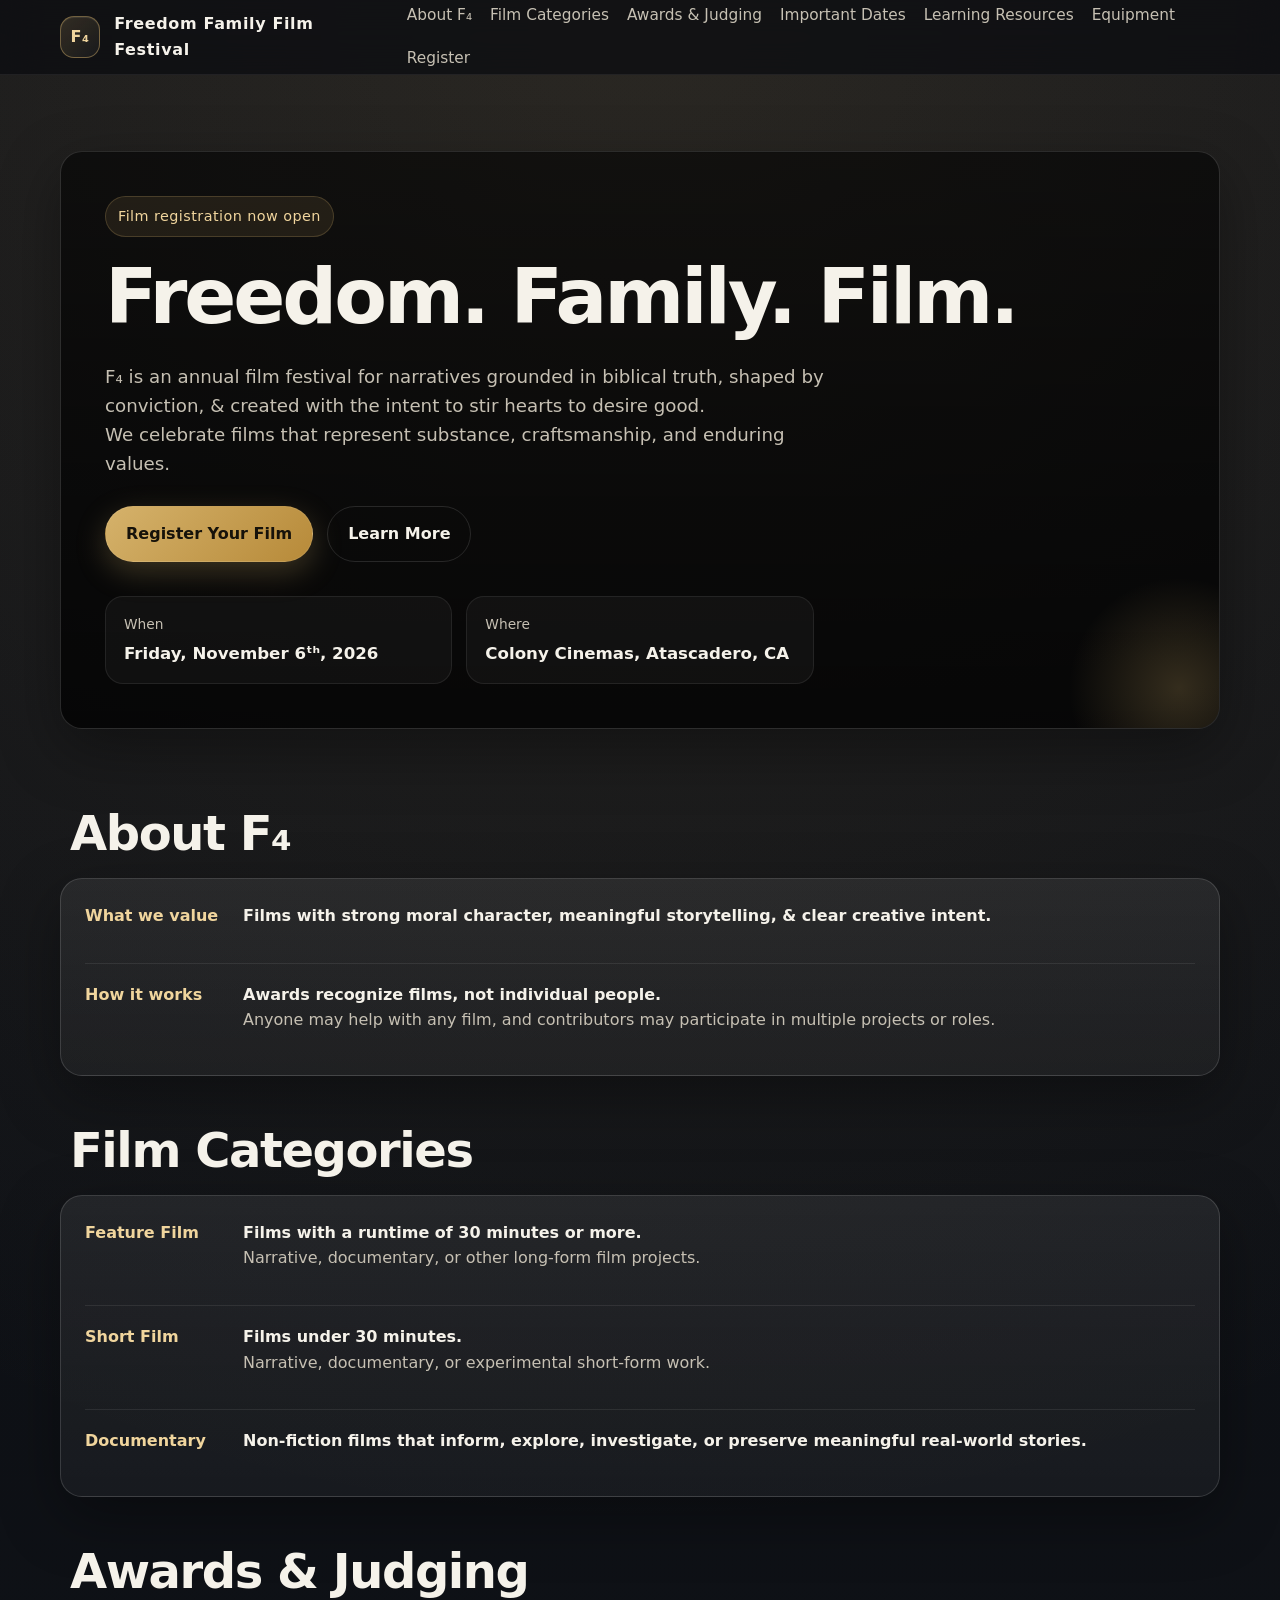
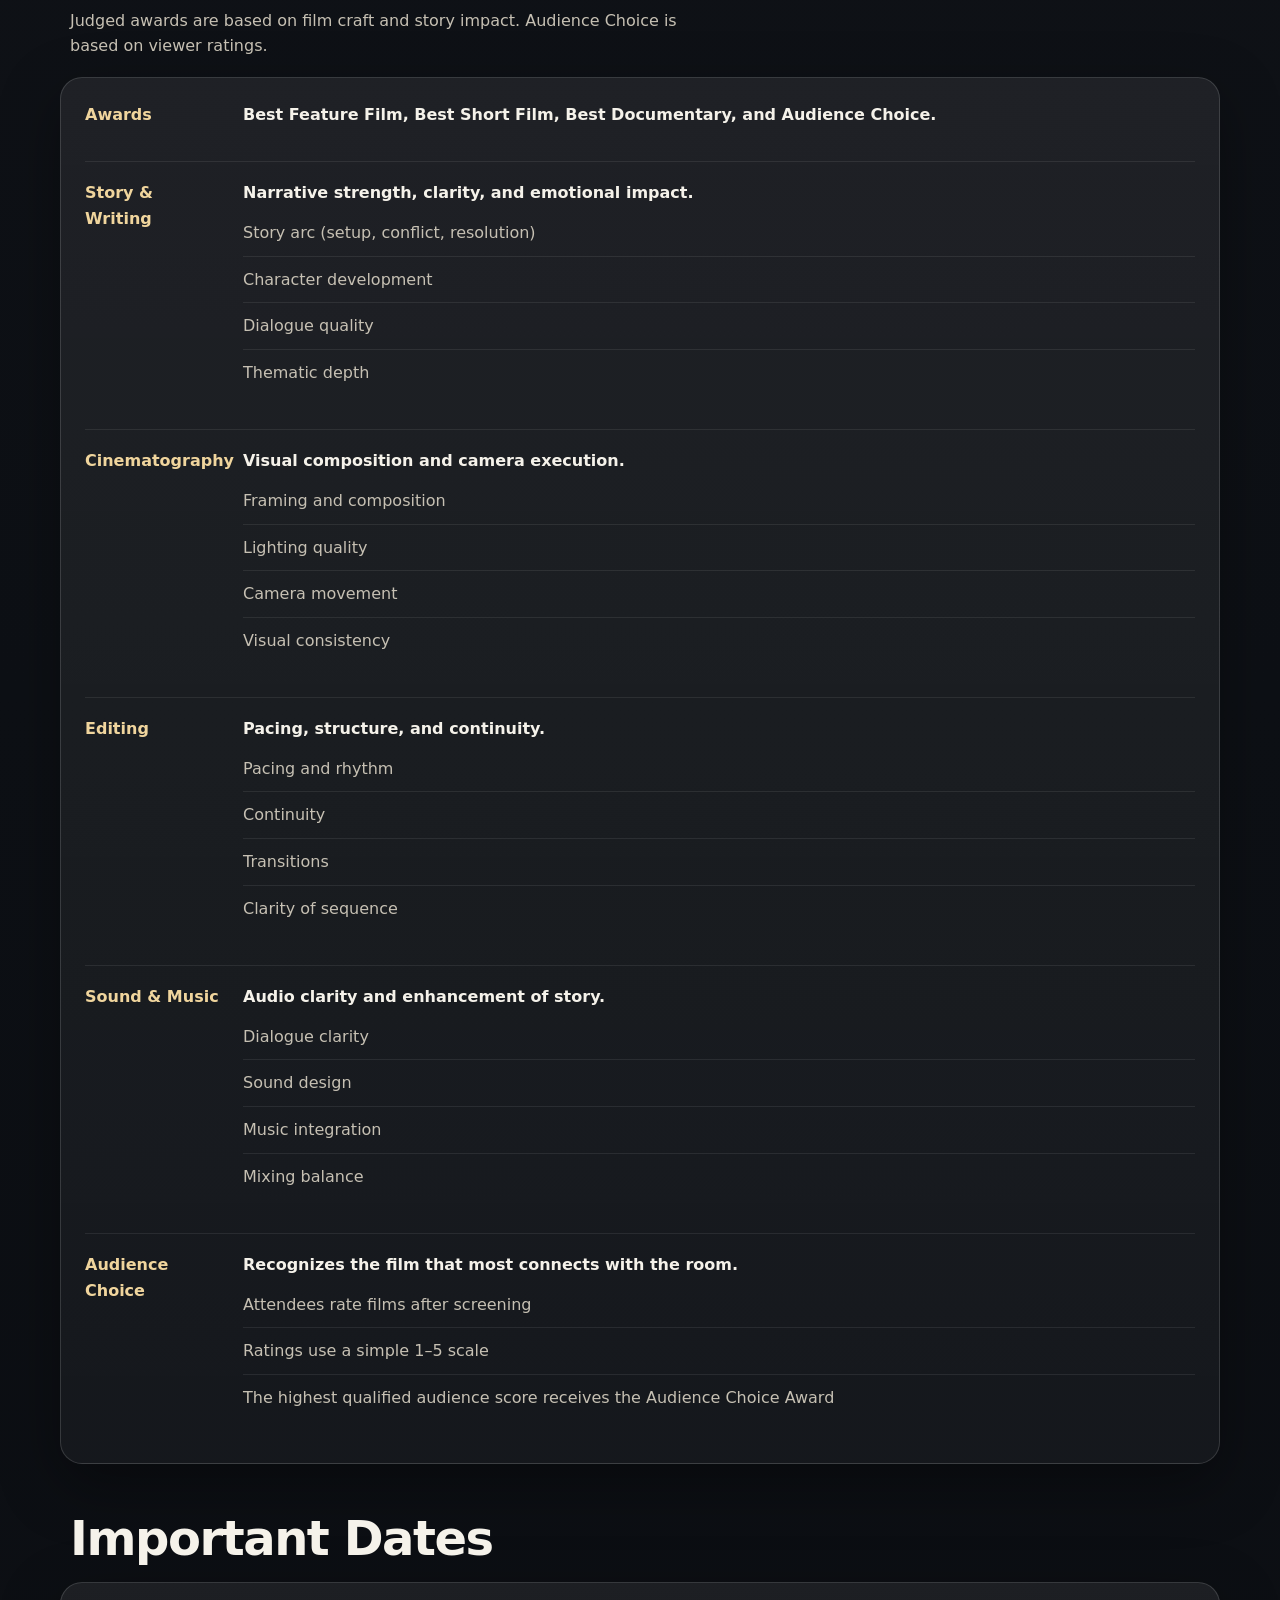
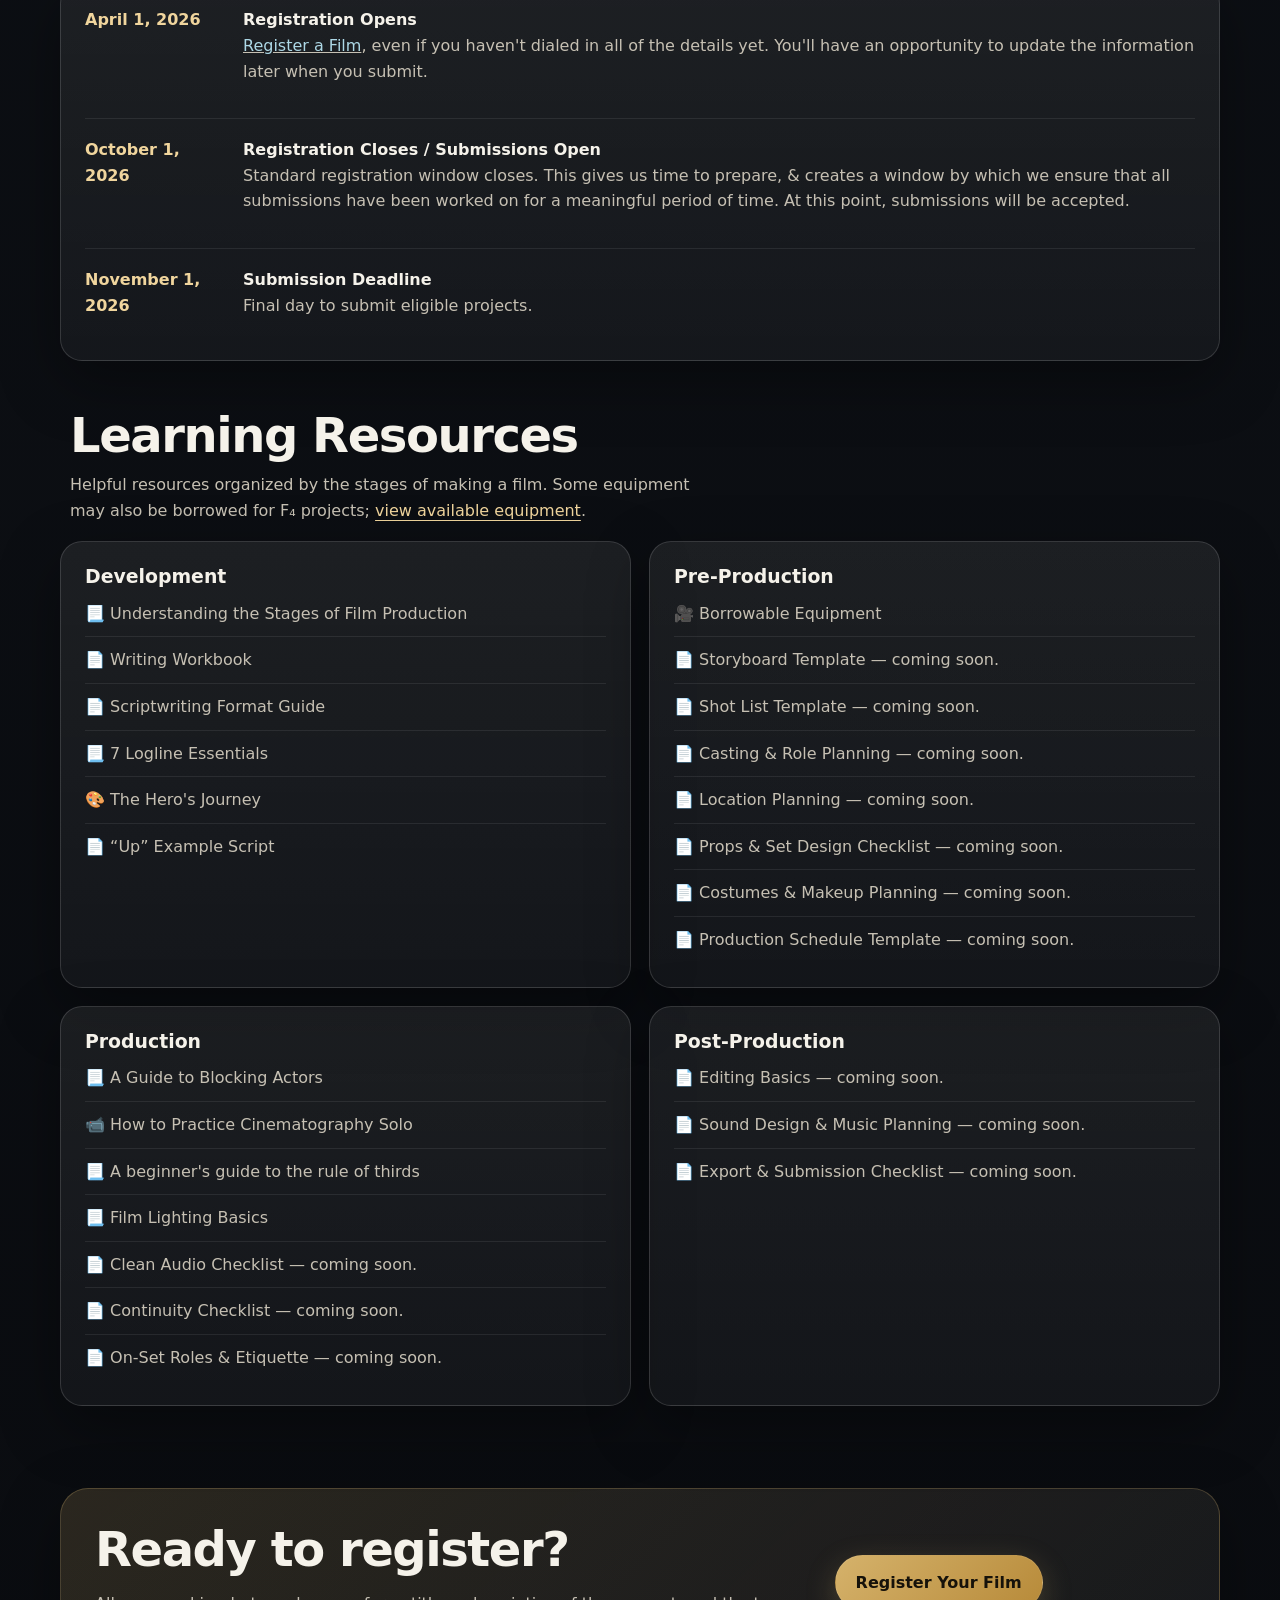
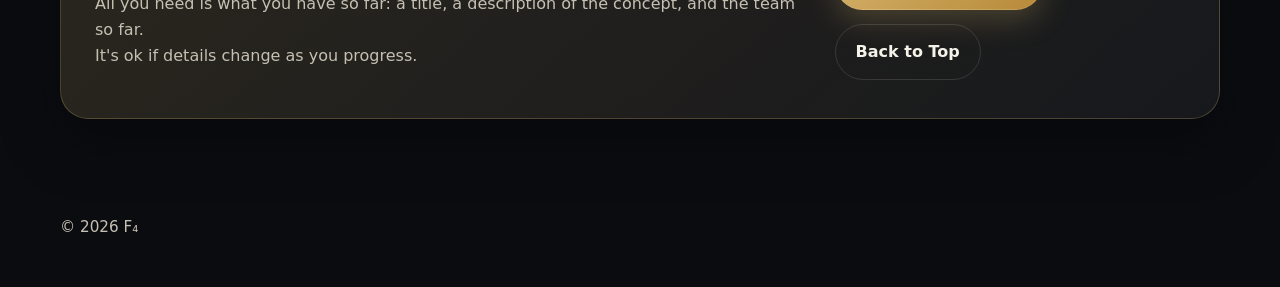
<file: index.html>
<!DOCTYPE html>
<html lang="en">

<head>
  <meta charset="UTF-8" />
  <meta name="viewport" content="width=device-width, initial-scale=1.0" />
  <title>F₄ | Freedom Family Film Festival</title>
  <meta name="description" content="Freedom Family Film Festival celebrates films grounded in biblical truth, shaped by conviction, and created with craftsmanship." />
  <meta property="og:title" content="F₄ | Freedom Family Film Festival" />
  <meta property="og:description" content="Freedom. Family. Film. Register your film for the 2026 Freedom Family Film Festival." />
  <meta property="og:image" content="resources/splash.jpg" />
  <meta property="og:type" content="website" />
  <link rel="icon" href="favicon.svg" type="image/svg+xml" />
  <link rel="stylesheet" href="assets/css/style.css" />
  <script src="assets/js/nav.js" defer></script>
</head>

<body>
  <script>window.F4_CONFIG = { registrationUrl: "https://form.jotform.com/260800517138048" };</script>

  <header class="topbar"><div class="wrap topbar-inner"><a href="#top" class="brand" aria-label="F4 home"><span class="brand-mark">F₄</span><span>Freedom Family Film Festival</span></a><nav class="nav" data-nav aria-label="Primary navigation"><a href="#about">About F₄</a><a href="#categories">Film Categories</a><a href="#evaluation">Awards &amp; Judging</a><a href="#submission">Important Dates</a><a href="#resources">Learning Resources</a><a href="equipment.html">Equipment</a><a href="#contact">Register</a></nav></div></header>

  <main id="top">
    <section class="hero"><div class="wrap hero-grid"><div class="hero-card"><span class="eyebrow">Film registration now open</span><h1>Freedom. Family. Film.</h1><p class="lead">F₄ is an annual film festival for narratives grounded in biblical truth, shaped by conviction, & created with the intent to stir hearts to desire good.<br>We celebrate films that represent substance, craftsmanship, and enduring values.</p><div class="hero-actions"><a class="btn btn-primary js-register-link" href="#" target="_blank">Register Your Film</a><a class="btn" href="#about">Learn More</a></div><div class="hero-meta"><div class="meta-item"><span class="meta-label">When</span><span class="meta-value">Friday, November 6ᵗʰ, 2026</span></div><div class="meta-item"><span class="meta-label">Where</span><span class="meta-value">Colony Cinemas, Atascadero, CA</span></div></div></div></div></section>
    <section id="about"><div class="wrap"><div class="section-head"><div><h2>About F₄</h2></div></div><article class="panel"><div class="timeline"><div class="timeline-item"><div class="timeline-date">What we value</div><div><strong>Films with strong moral character, meaningful storytelling, & clear creative intent.</strong></div></div><div class="timeline-item"><div class="timeline-date">How it works</div><div><strong>Awards recognize films, not individual people.</strong><div class="muted">Anyone may help with any film, and contributors may participate in multiple projects or roles.</div></div></div></div></article></div></section>
    <section id="categories"><div class="wrap"><div class="section-head"><div><h2>Film Categories</h2></div></div><article class="panel"><div class="timeline"><div class="timeline-item"><div class="timeline-date">Feature Film</div><div><strong>Films with a runtime of 30 minutes or more.</strong><div class="muted">Narrative, documentary, or other long-form film projects.</div></div></div><div class="timeline-item"><div class="timeline-date">Short Film</div><div><strong>Films under 30 minutes.</strong><div class="muted">Narrative, documentary, or experimental short-form work.</div></div></div><div class="timeline-item"><div class="timeline-date">Documentary</div><div><strong>Non-fiction films that inform, explore, investigate, or preserve meaningful real-world stories.</strong></div></div></div></article></div></section>
    <section id="evaluation"><div class="wrap"><div class="section-head"><div><h2>Awards &amp; Judging</h2><p>Judged awards are based on film craft and story impact. Audience Choice is based on viewer ratings.</p></div></div><article class="panel"><div class="timeline"><div class="timeline-item"><div class="timeline-date">Awards</div><div><strong>Best Feature Film, Best Short Film, Best Documentary, and Audience Choice.</strong></div></div><div class="timeline-item"><div class="timeline-date">Story &amp; Writing</div><div><strong>Narrative strength, clarity, and emotional impact.</strong><ul class="clean"><li>Story arc (setup, conflict, resolution)</li><li>Character development</li><li>Dialogue quality</li><li>Thematic depth</li></ul></div></div><div class="timeline-item"><div class="timeline-date">Cinematography</div><div><strong>Visual composition and camera execution.</strong><ul class="clean"><li>Framing and composition</li><li>Lighting quality</li><li>Camera movement</li><li>Visual consistency</li></ul></div></div><div class="timeline-item"><div class="timeline-date">Editing</div><div><strong>Pacing, structure, and continuity.</strong><ul class="clean"><li>Pacing and rhythm</li><li>Continuity</li><li>Transitions</li><li>Clarity of sequence</li></ul></div></div><div class="timeline-item"><div class="timeline-date">Sound &amp; Music</div><div><strong>Audio clarity and enhancement of story.</strong><ul class="clean"><li>Dialogue clarity</li><li>Sound design</li><li>Music integration</li><li>Mixing balance</li></ul></div></div><div class="timeline-item"><div class="timeline-date">Audience Choice</div><div><strong>Recognizes the film that most connects with the room.</strong><ul class="clean"><li>Attendees rate films after screening</li><li>Ratings use a simple 1–5 scale</li><li>The highest qualified audience score receives the Audience Choice Award</li></ul></div></div></div></article></div></section>
    <section id="submission"><div class="wrap"><div class="section-head"><div><h2>Important Dates</h2></div></div><article class="panel"><div class="timeline"><div class="timeline-item"><div class="timeline-date">April 1, 2026</div><div><strong>Registration Opens</strong><div class="muted"><u><a class="js-register-link" href="#" target="_blank" style="color: lightblue;">Register a Film</a></u>, even if you haven't dialed in all of the details yet. You'll have an opportunity to update the information later when you submit.</div></div></div><div class="timeline-item"><div class="timeline-date">October 1, 2026</div><div><strong>Registration Closes / Submissions Open</strong><div class="muted">Standard registration window closes. This gives us time to prepare, & creates a window by which we ensure that all submissions have been worked on for a meaningful period of time. At this point, submissions will be accepted.</div></div></div><div class="timeline-item"><div class="timeline-date">November 1, 2026</div><div><strong>Submission Deadline</strong><div class="muted">Final day to submit eligible projects.</div></div></div></div></article></div></section>
    <section id="resources"><div class="wrap"><div class="section-head"><div><h2>Learning Resources</h2><p>Helpful resources organized by the stages of making a film. Some equipment may also be borrowed for F₄ projects; <a class="text-link" href="equipment.html">view available equipment</a>.</p></div></div><div class="grid-2"><article class="panel"><h3>Development</h3><ul class="clean"><li><a href="https://www.masterclass.com/articles/understanding-the-stages-of-film-production" target="_blank">📃 Understanding the Stages of Film Production</a></li><li><a href="resources/writing-workbook.pdf" target="_blank">📄 Writing Workbook</a></li><li><a href="resources/scriptwriting-format.pdf" target="_blank">📄 Scriptwriting Format Guide</a></li><li><a href="https://themissilesite.com/free-mikes-7-logline-essentials" target="_blank">📃 7 Logline Essentials</a></li><li><a href="resources/hero-journey.jpg" target="_blank">🎨 The Hero's Journey</a></li><li><a href="resources/up-script.pdf" target="_blank" rel="noopener">📄 “Up” Example Script</a></li></ul></article><article class="panel"><h3>Pre-Production</h3><ul class="clean"><li><a href="equipment.html">🎥 Borrowable Equipment</a></li><li>📄 Storyboard Template — coming soon.</li><li>📄 Shot List Template — coming soon.</li><li>📄 Casting & Role Planning — coming soon.</li><li>📄 Location Planning — coming soon.</li><li>📄 Props & Set Design Checklist — coming soon.</li><li>📄 Costumes & Makeup Planning — coming soon.</li><li>📄 Production Schedule Template — coming soon.</li></ul></article><article class="panel"><h3>Production</h3><ul class="clean"><li><a href="https://www.mandy.com/magazine/article/blocking-actors-guide-79908/" target="_blank">📃 A Guide to Blocking Actors</a></li><li><a href="https://youtu.be/ecAHSt0Xneo?si=1_KBk3SbfbkyD5K5" target="_blank">📹 How to Practice Cinematography Solo</a></li><li><a href="https://www.videomaker.com/article/c10/14215-a-beginners-guide-to-the-rule-of-thirds/" target="_blank">📃 A beginner's guide to the rule of thirds</a></li><li><a href="https://filmconnection.com/blog/2020/01/13/film-lighting-basics/" target="_blank">📃 Film Lighting Basics</a></li><li>📄 Clean Audio Checklist — coming soon.</li><li>📄 Continuity Checklist — coming soon.</li><li>📄 On-Set Roles & Etiquette — coming soon.</li></ul></article><article class="panel"><h3>Post-Production</h3><ul class="clean"><li>📄 Editing Basics — coming soon.</li><li>📄 Sound Design & Music Planning — coming soon.</li><li>📄 Export & Submission Checklist — coming soon.</li></ul></article></div></div></section>
    <section id="contact"><div class="wrap"><div class="cta"><div class="cta-inner"><div><h2>Ready to register?</h2><p class="muted">All you need is what you have so far: a title, a description of the concept, and the team so far.<br>It's ok if details change as you progress.</p></div><div class="hero-actions"><a class="btn btn-primary js-register-link" href="#" target="_blank">Register Your Film</a><a class="btn" href="#top">Back to Top</a></div></div></div></div></section>
  </main>

  <footer><div class="wrap"><div>© 2026 F₄</div></div></footer>
  <script>document.querySelectorAll('.js-register-link').forEach(link => { link.href = window.F4_CONFIG.registrationUrl; });</script>
</body>

</html>
</file>
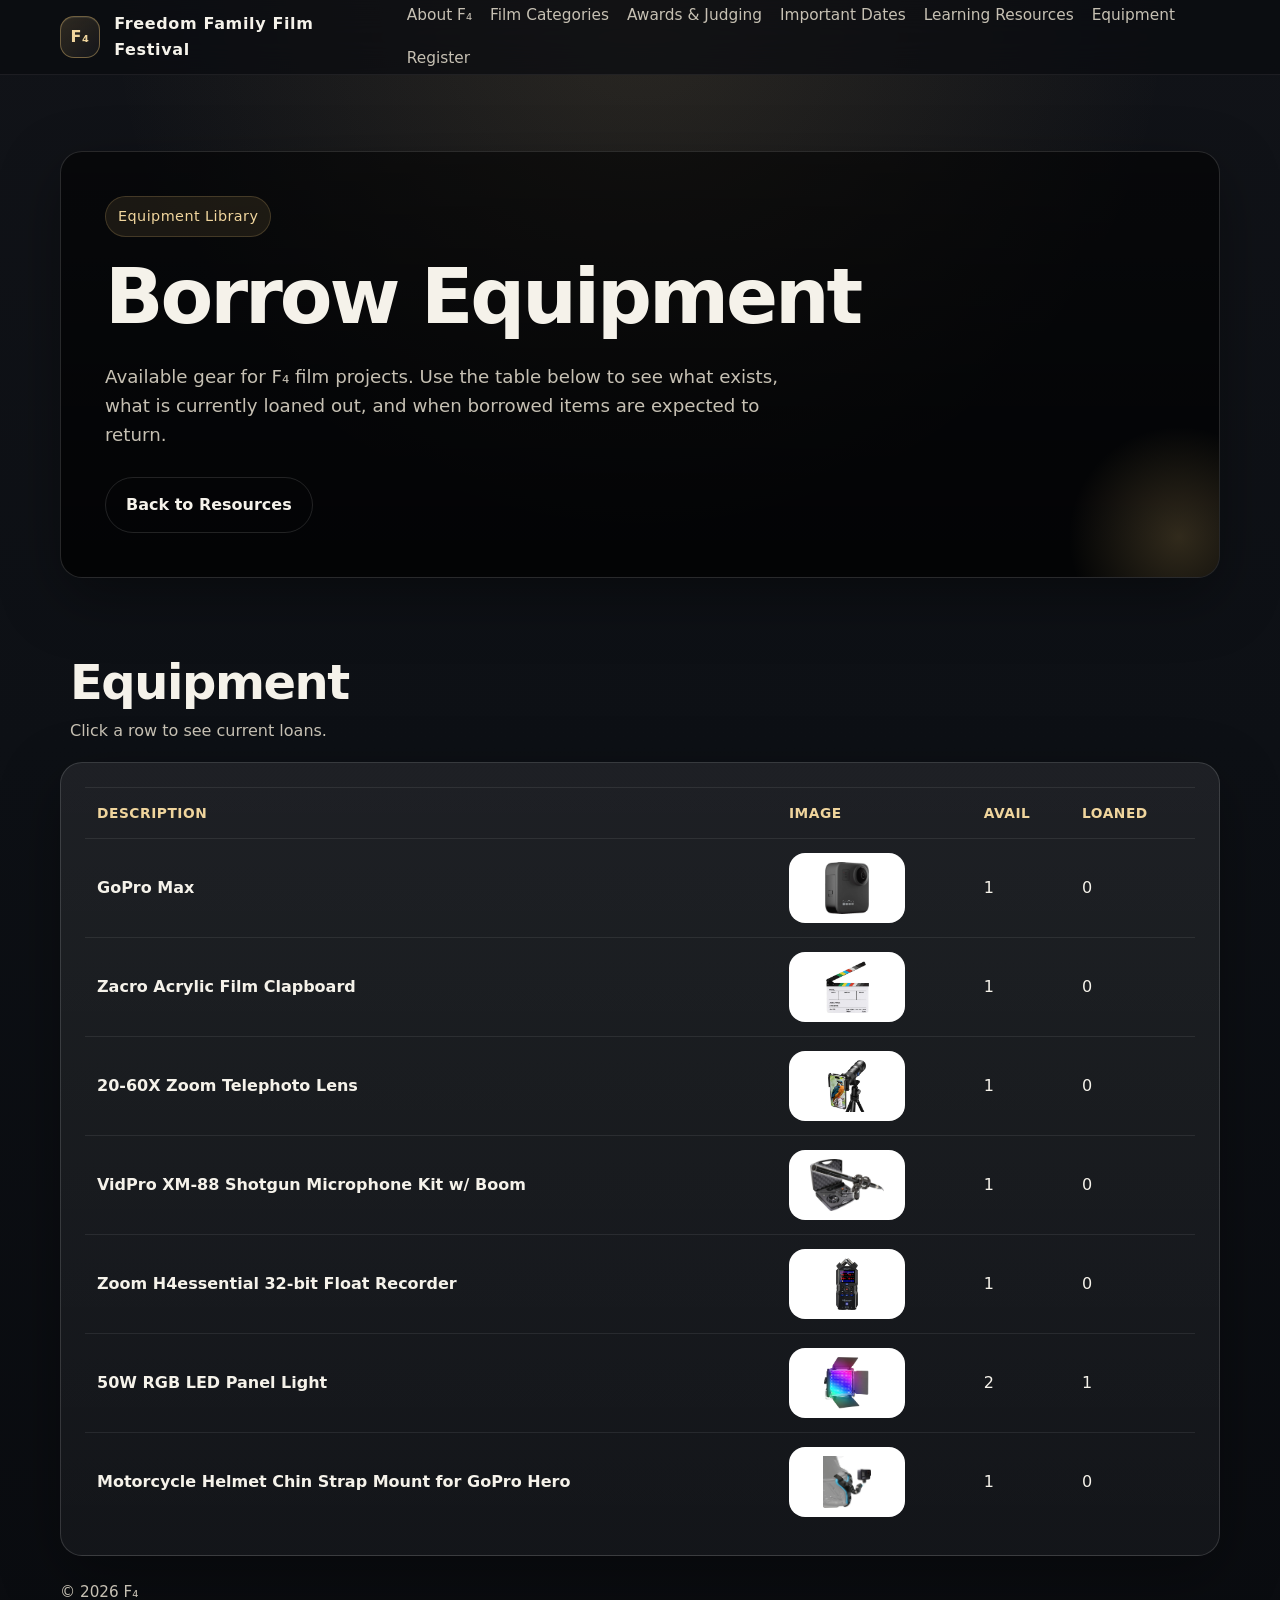
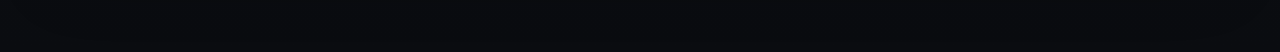
<file: equipment.html>
<!DOCTYPE html>
<html lang="en">

<head>
  <meta charset="UTF-8" />
  <meta name="viewport" content="width=device-width, initial-scale=1.0" />
  <title>F₄ Equipment Library</title>
  <meta name="description" content="Borrowable equipment for Freedom Family Film Festival participants." />
  <link rel="icon" href="favicon.svg" type="image/svg+xml" />
  <link rel="stylesheet" href="assets/css/style.css" />
  <script src="assets/js/nav.js" defer></script>
</head>

<body>
  <header class="topbar"><div class="wrap topbar-inner"><a href="index.html#top" class="brand" aria-label="F4 home"><span class="brand-mark">F₄</span><span>Freedom Family Film Festival</span></a><nav class="nav" data-nav aria-label="Primary navigation"><a href="index.html#about">About F₄</a><a href="index.html#categories">Film Categories</a><a href="index.html#evaluation">Awards &amp; Judging</a><a href="index.html#submission">Important Dates</a><a href="index.html#resources">Learning Resources</a><a href="equipment.html">Equipment</a><a href="index.html#contact">Register</a></nav></div></header>

  <main id="top">
    <section class="hero"><div class="wrap hero-grid"><div class="hero-card"><span class="eyebrow">Equipment Library</span><h1>Borrow Equipment</h1><p class="lead">Available gear for F₄ film projects. Use the table below to see what exists, what is currently loaned out, and when borrowed items are expected to return.</p><div class="hero-actions"><a class="btn" href="index.html#resources">Back to Resources</a></div></div></div></section>

    <section><div class="wrap"><div class="section-head"><div><h2>Equipment</h2><p>Click a row to see current loans.</p></div></div><article class="panel"><div class="equipment-table-wrap"><table class="equipment-table"><thead><tr><th>Description</th><th>Image</th><th>Avail</th><th>Loaned</th></tr></thead><tbody id="equipment-body"><tr><td colspan="4" class="muted">Loading equipment…</td></tr></tbody></table></div></article></div></section>
  </main>

  <footer><div class="wrap"><div>© 2026 F₄</div></div></footer>

  <script src="assets/js/equipment.js"></script>
</body>

</html>
</file>
<file: assets/css/style.css>
:root {
  --bg: #0f1115;
  --panel: rgba(255, 255, 255, 0.06);
  --panel-strong: rgba(255, 255, 255, 0.1);
  --text: #f5f2ea;
  --muted: #c6c0b3;
  --accent: #d5b26b;
  --accent-2: #f0d59d;
  --line: rgba(255, 255, 255, 0.14);
  --shadow: 0 20px 60px rgba(0, 0, 0, 0.35);
  --radius: 22px;
  --max: 1160px;
}

* { box-sizing: border-box; }
html { scroll-behavior: smooth; }
body { margin: 0; font-family: Inter, ui-sans-serif, system-ui, -apple-system, BlinkMacSystemFont, "Segoe UI", sans-serif; color: var(--text); background: radial-gradient(circle at top, rgba(213, 178, 107, 0.13), transparent 30%), linear-gradient(180deg, #111318 0%, #0d1015 45%, #0a0c10 100%); line-height: 1.6; }
a { color: inherit; text-decoration: none; }
.wrap { width: min(calc(100% - 32px), var(--max)); margin: 0 auto; }
.topbar { position: sticky; top: 0; z-index: 1000; backdrop-filter: blur(18px); background: rgba(10, 12, 16, 0.72); border-bottom: 1px solid rgba(255, 255, 255, 0.07); }
.topbar-inner { display: flex; align-items: center; justify-content: space-between; gap: 24px; min-height: 74px; }
.brand { display: flex; align-items: center; gap: 14px; font-weight: 700; letter-spacing: 0.04em; }
.brand-mark { width: 42px; height: 42px; border-radius: 14px; display: grid; place-items: center; border: 1px solid rgba(213, 178, 107, 0.45); background: linear-gradient(135deg, rgba(213, 178, 107, 0.18), rgba(255, 255, 255, 0.04)); color: var(--accent-2); box-shadow: inset 0 1px 0 rgba(255, 255, 255, 0.08); }
.nav { display: flex; flex-wrap: wrap; gap: 18px; align-items: center; }
.nav a { color: var(--muted); font-size: 0.96rem; }
.nav a:hover, .nav a:focus-visible { color: var(--text); }
.btn { display: inline-flex; align-items: center; justify-content: center; gap: 10px; padding: 14px 20px; border-radius: 999px; border: 1px solid rgba(255, 255, 255, 0.12); background: transparent; color: var(--text); font-weight: 600; transition: transform 0.18s ease, border-color 0.18s ease, background 0.18s ease; }
.btn:hover, .btn:focus-visible { transform: translateY(-1px); border-color: rgba(255, 255, 255, 0.22); }
.btn-primary { background: linear-gradient(135deg, var(--accent), #b78a39); color: #16120a; border-color: rgba(255, 255, 255, 0.08); box-shadow: 0 10px 30px rgba(213, 178, 107, 0.25); }
.btn-primary:hover, .btn-primary:focus-visible { border-color: transparent; background: linear-gradient(135deg, #e1c07e, #c5943b); }
.hero { padding: 76px 0 54px; }
.hero-grid { display: grid; grid-template-columns: 1fr; gap: 28px; align-items: stretch; }
.hero-card, .panel { background: linear-gradient(180deg, rgba(255, 255, 255, 0.07), rgba(255, 255, 255, 0.04)); border: 1px solid var(--line); border-radius: var(--radius); box-shadow: var(--shadow); }
.hero-card { padding: 44px; position: relative; overflow: hidden; background: linear-gradient(180deg, rgba(0, 0, 0, 0.55), rgba(0, 0, 0, 0.75)), url("https://ghr-stk-tpa-prd-s3-public.s3.us-west-2.amazonaws.com/splash.jpg"); background-size: cover; background-position: center; }
.hero-card::before { content: ""; position: absolute; inset: auto -80px -80px auto; width: 240px; height: 240px; border-radius: 50%; background: radial-gradient(circle, rgba(213, 178, 107, 0.22), transparent 65%); pointer-events: none; }
.eyebrow { display: inline-flex; align-items: center; gap: 10px; padding: 8px 12px; border-radius: 999px; background: rgba(213, 178, 107, 0.1); color: var(--accent-2); border: 1px solid rgba(213, 178, 107, 0.22); font-size: 0.9rem; letter-spacing: 0.03em; }
h1, h2, h3 { line-height: 1.1; margin: 0; }
h1 { margin-top: 18px; font-size: clamp(2.6rem, 6vw, 5rem); letter-spacing: -0.04em; }
.hero p.lead { margin: 22px 0 0; font-size: 1.14rem; max-width: 62ch; color: var(--muted); }
.hero-actions { display: flex; flex-wrap: wrap; gap: 14px; margin-top: 28px; }
.hero-meta { display: grid; grid-template-columns: repeat(3, 1fr); gap: 14px; margin-top: 34px; }
.meta-item { padding: 16px 18px; border-radius: 18px; background: rgba(255, 255, 255, 0.04); border: 1px solid rgba(255, 255, 255, 0.08); }
.meta-label { display: block; color: var(--muted); font-size: 0.86rem; margin-bottom: 6px; }
.meta-value { font-weight: 700; font-size: 1.04rem; }
section { padding: 24px 0; }
.section-head { display: flex; align-items: end; justify-content: space-between; gap: 20px; margin-bottom: 18px; padding-left: 10px; }
.section-head>div { max-width: 760px; }
.section-head p { margin: 10px 0 0; color: var(--muted); max-width: 64ch; }
h2 { font-size: clamp(1.9rem, 4vw, 3rem); letter-spacing: -0.03em; }
.grid-3, .grid-2, .grid-4 { display: grid; gap: 18px; }
.grid-3 { grid-template-columns: repeat(3, minmax(0, 1fr)); }
.about-grid { display: grid; grid-template-columns: 1fr; gap: 18px; }
.about-grid .panel { min-height: auto; display: block; }
.about-grid .panel p { max-width: none; }
.grid-2 { grid-template-columns: repeat(2, minmax(0, 1fr)); }
.grid-4 { grid-template-columns: repeat(4, minmax(0, 1fr)); }
.panel { padding: 24px; }
.panel h3 { font-size: 1.18rem; margin-bottom: 8px; }
.panel p, .panel li, .muted { color: var(--muted); }
ul.clean { list-style: none; padding: 0; margin: 14px 0 0; }
ul.clean li { padding: 10px 0; border-top: 1px solid rgba(255, 255, 255, 0.08); }
ul.clean li:first-child { border-top: 0; padding-top: 0; }
.timeline { display: grid; gap: 16px; }
.timeline-item { display: grid; grid-template-columns: 140px 1fr; gap: 18px; padding: 18px 0; border-top: 1px solid rgba(255, 255, 255, 0.08); }
.timeline-item:first-child { border-top: 0; padding-top: 0; }
.timeline-date { color: var(--accent-2); font-weight: 700; }
.resource-block { margin-top: 18px; }
.resource-label { font-size: 0.8rem; letter-spacing: 0.08em; text-transform: uppercase; color: var(--accent-2); margin-bottom: 8px; }
.badge-row { display: flex; flex-wrap: wrap; gap: 10px; margin-top: 14px; }
.badge { display: inline-flex; align-items: center; max-width: 100%; white-space: normal; word-break: break-word; padding: 9px 12px; border-radius: 999px; background: rgba(255, 255, 255, 0.05); border: 1px solid rgba(255, 255, 255, 0.08); color: var(--text); font-size: 0.92rem; }
.score-box { text-align: center; padding: 28px 22px; border-radius: 18px; background: linear-gradient(180deg, rgba(213, 178, 107, 0.12), rgba(255, 255, 255, 0.04)); border: 1px solid rgba(213, 178, 107, 0.22); }
.score-box strong { display: block; font-size: 2.4rem; line-height: 1; margin-bottom: 8px; color: var(--accent-2); }
.cta { margin: 34px 0 72px; padding: 34px; border-radius: 28px; background: linear-gradient(135deg, rgba(213, 178, 107, 0.16), rgba(255, 255, 255, 0.05)); border: 1px solid rgba(213, 178, 107, 0.26); box-shadow: var(--shadow); }
.cta-inner { display: flex; align-items: center; justify-content: space-between; gap: 22px; }
footer { padding: 0 0 48px; color: var(--muted); font-size: 0.95rem; }
.small { font-size: 0.92rem; color: var(--muted); }
.equipment-table-wrap { overflow-x: auto; }
.equipment-table, .loan-table { width: 100%; border-collapse: collapse; }
.equipment-table th, .equipment-table td, .loan-table th, .loan-table td { padding: 14px 12px; border-top: 1px solid rgba(255, 255, 255, 0.08); text-align: left; vertical-align: middle; }
.equipment-table th, .loan-table th { color: var(--accent-2); font-size: 0.86rem; letter-spacing: 0.04em; text-transform: uppercase; }
.equipment-row { cursor: pointer; }
.equipment-row:hover, .equipment-row:focus-visible, .equipment-row.is-open { background: rgba(255, 255, 255, 0.05); outline: none; }
.equipment-image-button { display: inline-flex; align-items: center; justify-content: center; width: 116px; height: 70px; padding: 8px; border: 1px solid rgba(255, 255, 255, 0.16); border-radius: 16px; background: #fff; cursor: zoom-in; }
.equipment-img { width: 100%; height: 100%; object-fit: contain; border-radius: 8px; border: 0; background: #fff; }
.equipment-details { display: none; }
.equipment-row.is-open + .equipment-details { display: table-row; }
.equipment-details-inner { padding: 8px 0 18px; }
.text-link { color: var(--accent-2); text-decoration: underline; text-underline-offset: 4px; }
.loan-table { margin-top: 12px; background: rgba(255, 255, 255, 0.03); border-radius: 14px; overflow: hidden; }
.modal-open { overflow: hidden; }
.image-modal { position: fixed; inset: 0; z-index: 2000; display: none; align-items: center; justify-content: center; padding: 22px; background: rgba(0, 0, 0, 0.82); backdrop-filter: blur(8px); }
.image-modal.is-open { display: flex; }
.image-modal-img { max-width: min(100%, 1100px); max-height: 86vh; object-fit: contain; border-radius: 18px; background: #fff; box-shadow: var(--shadow); }
.image-modal-close { position: fixed; top: 18px; right: 18px; width: 44px; height: 44px; border-radius: 999px; border: 1px solid rgba(255, 255, 255, 0.25); background: rgba(15, 17, 21, 0.82); color: var(--text); font-size: 2rem; line-height: 1; cursor: pointer; }
@media (max-width: 980px) {
  .hero-grid, .grid-3, .grid-4, .grid-2, .cta-inner { grid-template-columns: 1fr; display: grid; }
  .hero-meta { grid-template-columns: 1fr; }
  .topbar-inner { flex-direction: column; justify-content: center; padding: 14px 0; }
  .timeline-item { grid-template-columns: 1fr; gap: 8px; }
}
@media (max-width: 640px) {
  .hero-card, .panel, .cta { padding: 20px; }
  .hero-card { padding: 26px; }
  .nav { justify-content: center; gap: 12px; }
  .btn { width: 100%; }
  .hero-actions { flex-direction: column; }
  .section-head { padding-left: 0; }
  .about-grid .panel { min-height: auto; }
  .about-grid .panel p { max-width: none; }
  .badge-row { flex-direction: column; align-items: stretch; }
  .badge { width: 100%; }
  .equipment-table th, .equipment-table td, .loan-table th, .loan-table td { padding: 10px 8px; font-size: 0.9rem; }
  .equipment-table th, .loan-table th { font-size: 0.74rem; letter-spacing: 0.03em; }
  .equipment-image-button { width: 92px; height: 58px; padding: 7px; }
  .image-modal { padding: 12px; }
  .image-modal-img { max-height: 82vh; }
}
.accordion { margin-top: 12px; padding: 10px 14px; border-radius: 10px; border: 1px solid rgba(255, 255, 255, 0.1); background: rgba(255, 255, 255, 0.05); color: var(--text); cursor: pointer; }
.accordion-content { max-height: 0; overflow: hidden; transition: max-height 0.3s ease; margin-top: 10px; }
.accordion.active+.accordion-content { max-height: 1000px; }
</file>
